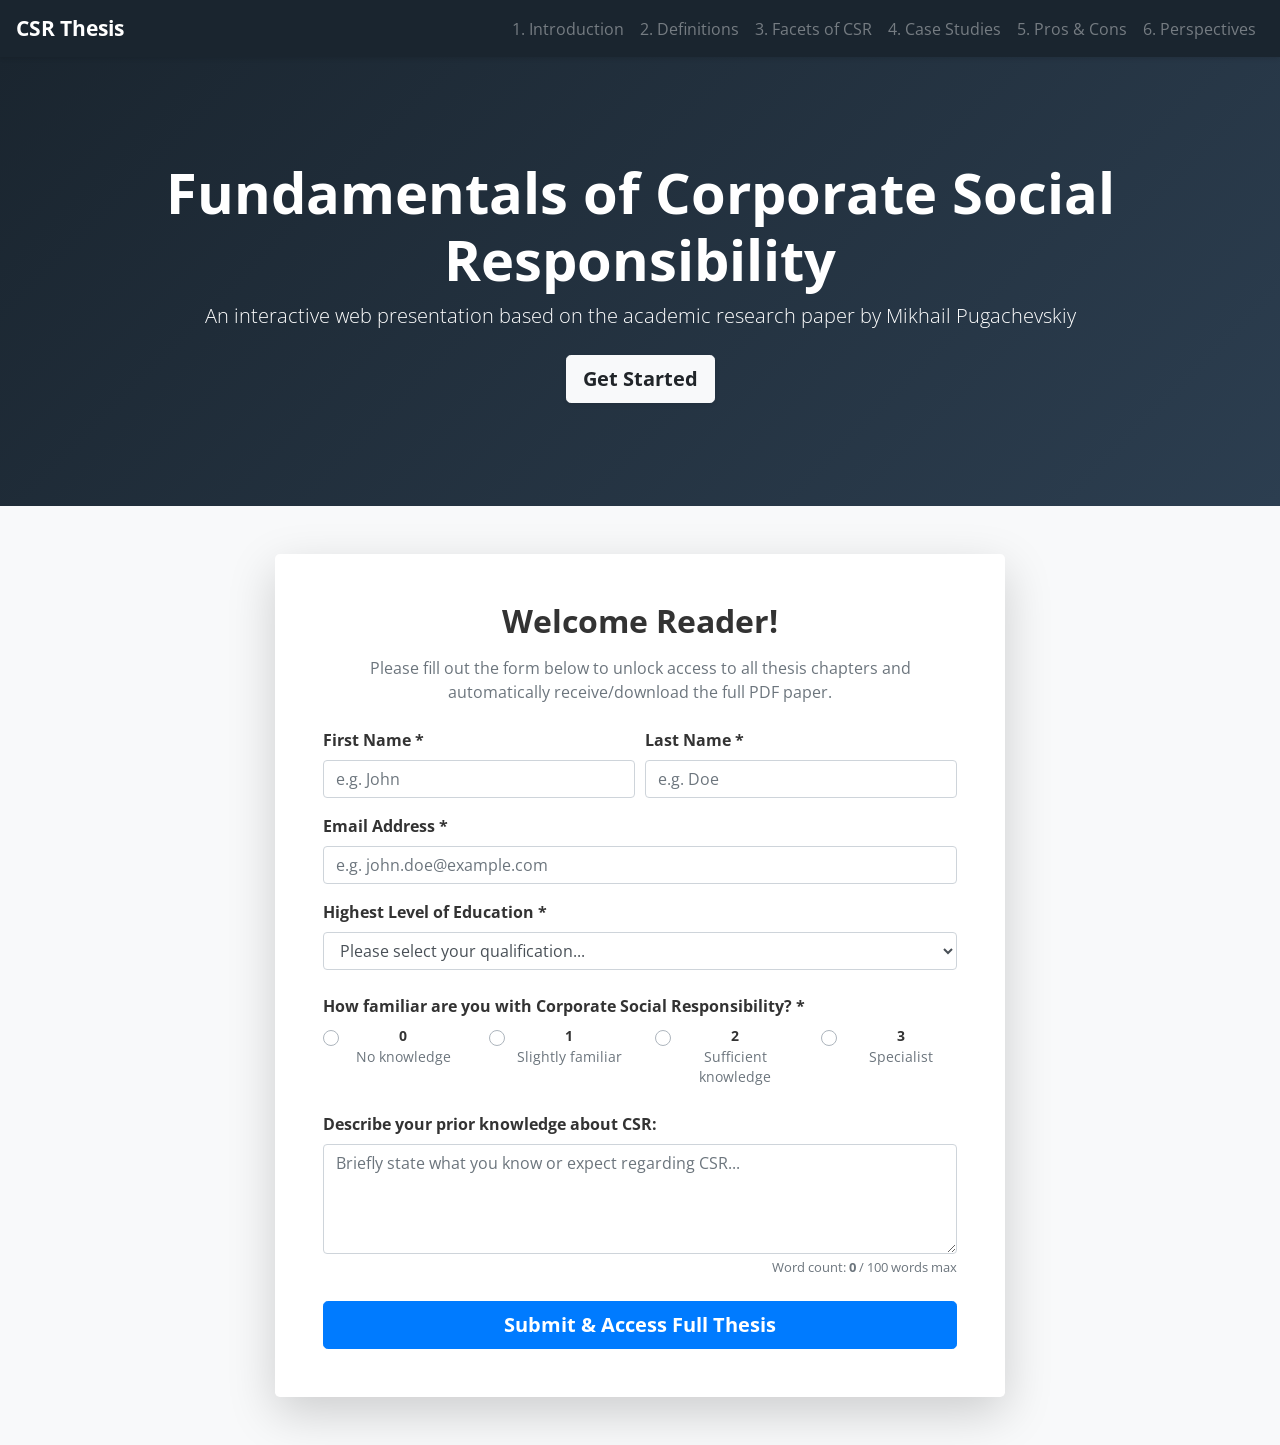
<file: index.html>
<!DOCTYPE html>
<html lang="en">

<head>
    <meta charset="UTF-8">
    <meta http-equiv="refresh" content="0; url=html/landing.html">
    <title>Redirecting to CSR Webapp...</title>
</head>

<body>
    <p>If you are not redirected automatically, <a href="html/landing.html">click here</a>.</p>
</body>

</html>
</file>
<file: css/case-studies.css>
/* Chapter 4: Case Studies Styles */
body {
    font-family: 'Open Sans', sans-serif;
    background-color: #f8f9fa;
    padding-top: 56px;
}

.navbar {
    background-color: #1a252f !important;
}

.hero {
    min-height: 35vh;
    background: linear-gradient(135deg, #fd7e14 0%, #d9534f 100%);
    padding: 60px 0;
}

.badge {
    font-size: 0.85rem;
    font-weight: 600;
}
</file>
<file: css/definitions.css>
/* Chapter 2: Definitions Styles */
body {
    font-family: 'Open Sans', sans-serif;
    background-color: #f8f9fa;
    padding-top: 56px;
}

.navbar {
    background-color: #1a252f !important;
}

.hero {
    min-height: 35vh;
    background: linear-gradient(135deg, #20c997 0%, #17a2b8 100%);
    padding: 60px 0;
}

/* Border Left Highlight for Quote Box */
.border-left-primary {
    border-left: 5px solid #007bff !important;
}

/* Diagram Container Styling */
.img-fluid {
    max-height: 320px;
    object-fit: contain;
}
</file>
<file: css/facets.css>
/* Chapter 3: Facets Styles */
body {
    font-family: 'Open Sans', sans-serif;
    background-color: #f8f9fa;
    padding-top: 56px;
}

.navbar {
    background-color: #1a252f !important;
}

.hero {
    min-height: 35vh;
    background: linear-gradient(135deg, #6f42c1 0%, #4e2a84 100%);
    padding: 60px 0;
}

/* Carroll's Pyramid Accordion Headers */
.accordion .card-header {
    border-radius: 4px;
}

/* Sensemaking Cards */
.card-title {
    font-size: 1.15rem;
}
</file>
<file: css/introduction.css>
/* Chapter 1: Introduction Styles */
body {
    font-family: 'Open Sans', sans-serif;
    background-color: #f8f9fa;
    padding-top: 56px;
}

.navbar {
    background-color: #1a252f !important;
}

.hero {
    min-height: 35vh;
    background: linear-gradient(135deg, #2c3e50 0%, #34495e 100%);
    padding: 60px 0;
}

/* Interactive Roadmap List Group */
.list-group-item {
    transition: all 0.2s ease-in-out;
    border-left: 4px solid transparent;
}

.list-group-item:hover {
    background-color: #f1f3f5;
    border-left-color: #007bff;
    transform: translateX(4px);
}
</file>
<file: css/landing.css>
/* Custom Global & Landing Page Styles */
body {
    font-family: 'Open Sans', sans-serif;
    background-color: #f8f9fa;
    color: #333333;
    padding-top: 56px;
    /* Offset for fixed navbar */
}

/* Navbar Custom Styling */
.navbar {
    background-color: #1a252f !important;
    box-shadow: 0 2px 4px rgba(0, 0, 0, 0.1);
}

.navbar-brand {
    font-size: 1.3rem;
    color: #ffffff !important;
}

.nav-link.locked-nav.disabled {
    color: rgba(255, 255, 255, 0.4) !important;
    cursor: not-allowed;
}

.nav-link.unlocked {
    color: #ffffff !important;
    transition: color 0.2s ease-in-out;
}

.nav-link.unlocked:hover {
    color: #17a2b8 !important;
}

/* Hero Section */
.hero {
    min-height: 50vh;
    background: linear-gradient(135deg, #1a252f 0%, #2c3e50 100%);
    padding: 80px 0;
}

.hero h1 {
    font-size: 2.5rem;
    line-height: 1.2;
}

@media (min-width: 768px) {
    .hero h1 {
        font-size: 3.5rem;
    }
}

/* Form Card Styling */
.card {
    border-radius: 10px;
}

.custom-radio .custom-control-label {
    cursor: pointer;
}

.text-small {
    font-size: 0.85rem;
}

/* Word count display styling */
#wordCountDisplay {
    font-weight: bold;
}
</file>
<file: css/perspectives.css>
/* Chapter 6: Perspectives Styles */
body {
    font-family: 'Open Sans', sans-serif;
    background-color: #f8f9fa;
    padding-top: 56px;
}

.navbar {
    background-color: #1a252f !important;
}

.hero {
    min-height: 35vh;
    background: linear-gradient(135deg, #17a2b8 0%, #007bff 100%);
    padding: 60px 0;
}

.leading-relaxed {
    line-height: 1.7;
}
</file>
<file: css/pros-cons.css>
/* Chapter 5: Pros & Cons Styles */
body {
    font-family: 'Open Sans', sans-serif;
    background-color: #f8f9fa;
    padding-top: 56px;
}

.navbar {
    background-color: #1a252f !important;
}

.hero {
    min-height: 35vh;
    background: linear-gradient(135deg, #28a745 0%, #20c997 100%);
    padding: 60px 0;
}

.card-header h3 {
    font-size: 1.1rem;
}
</file>
